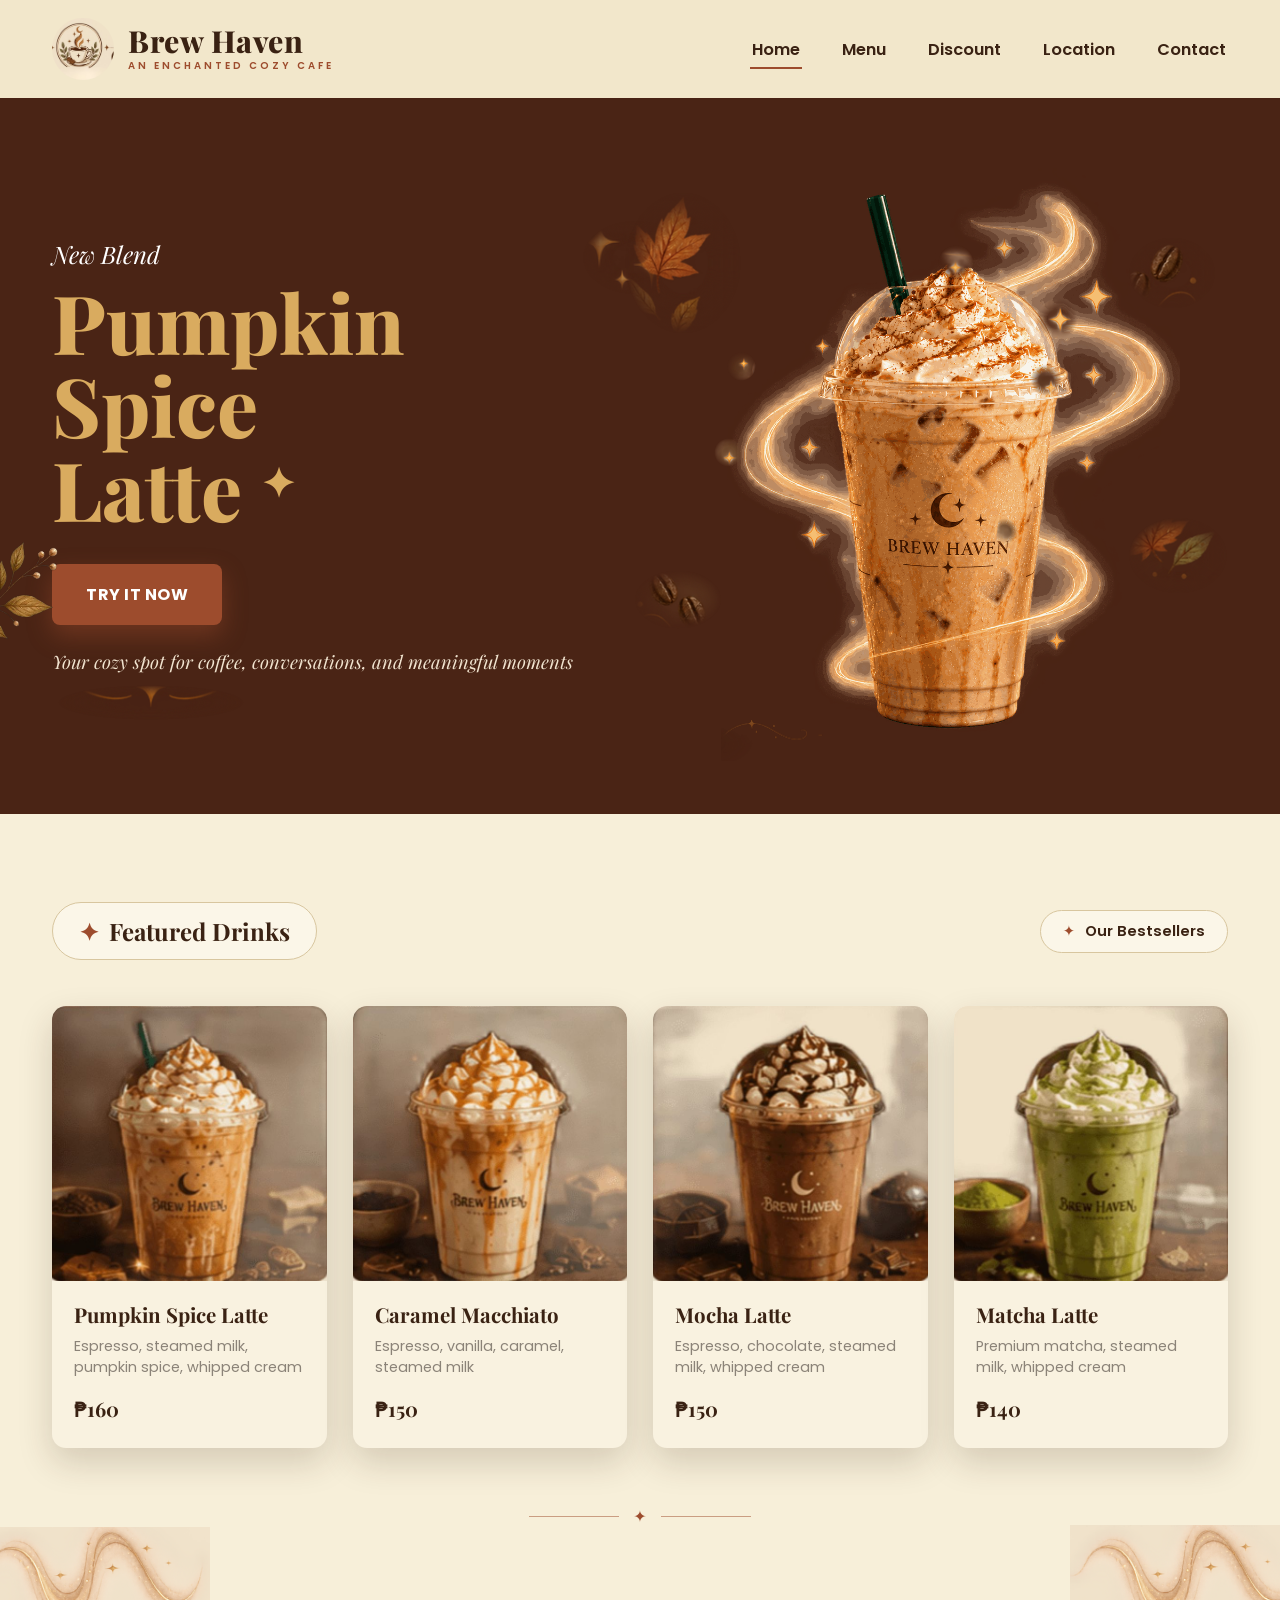
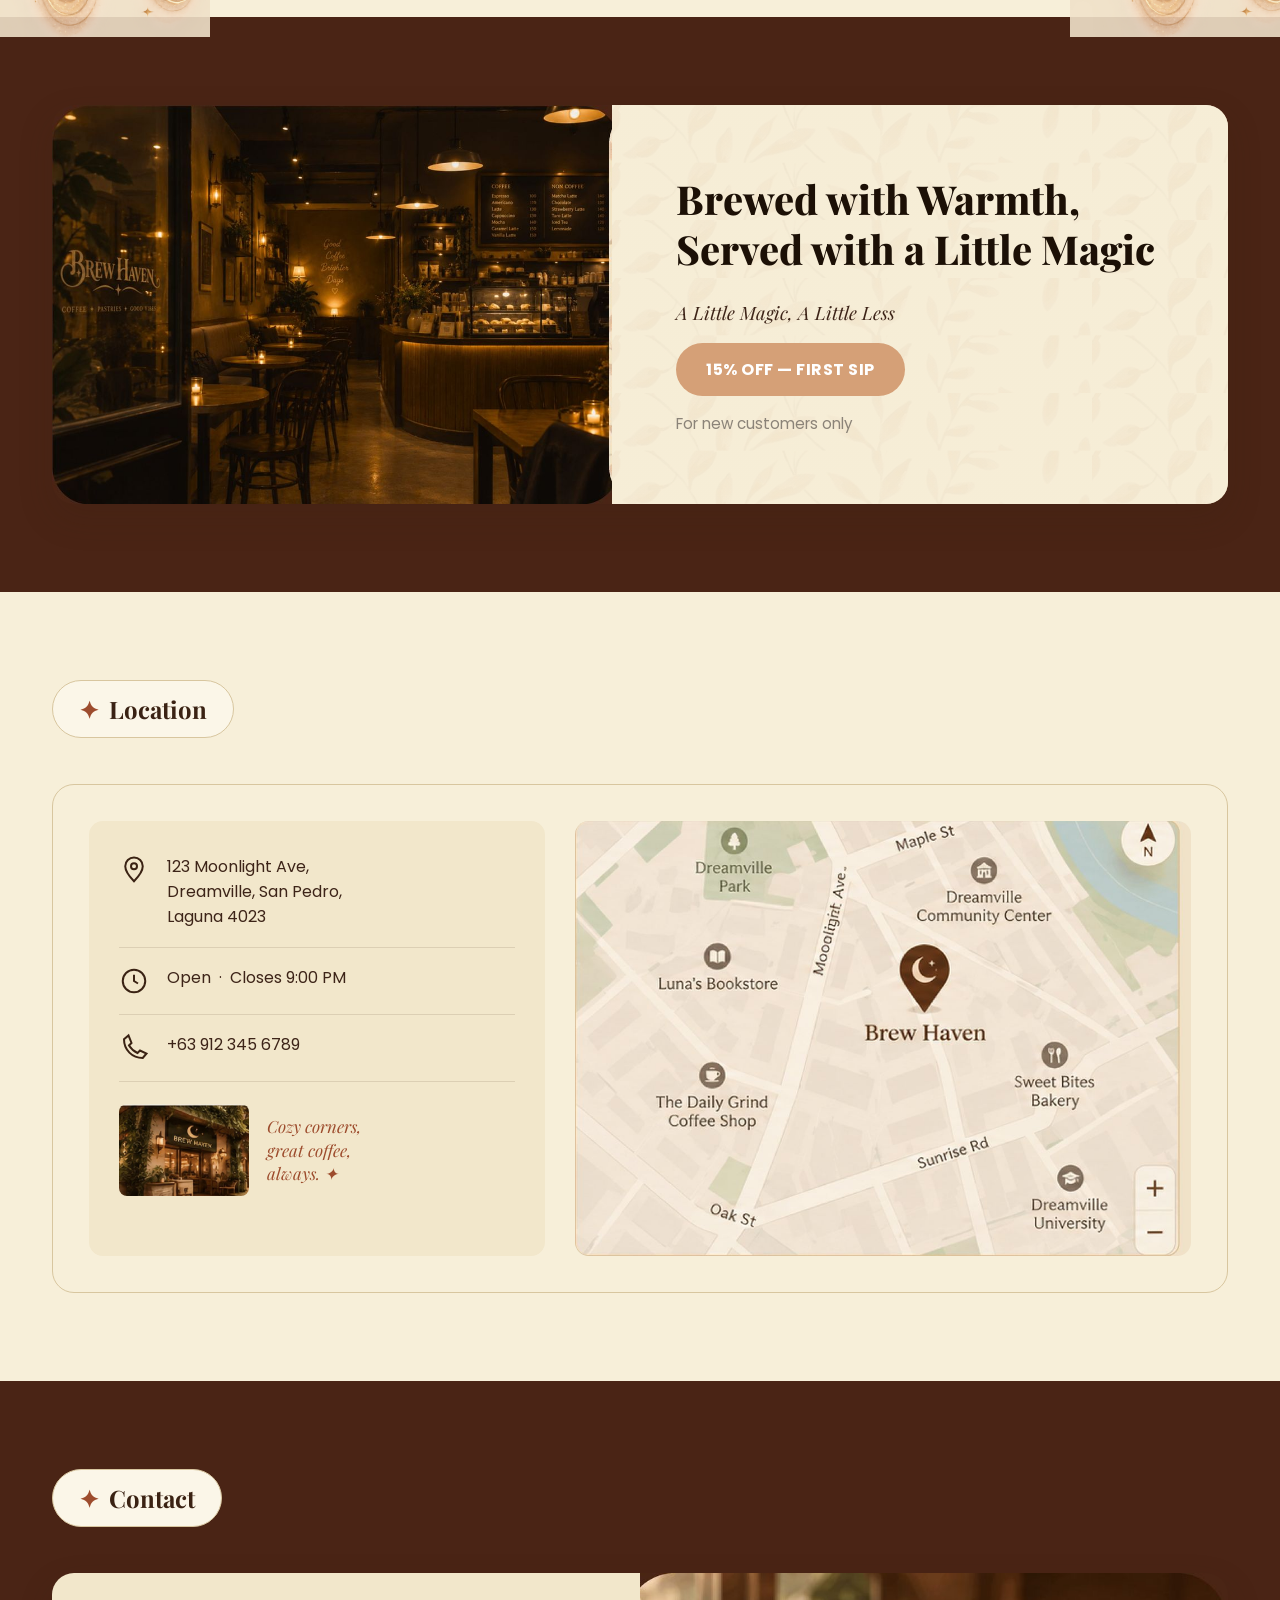
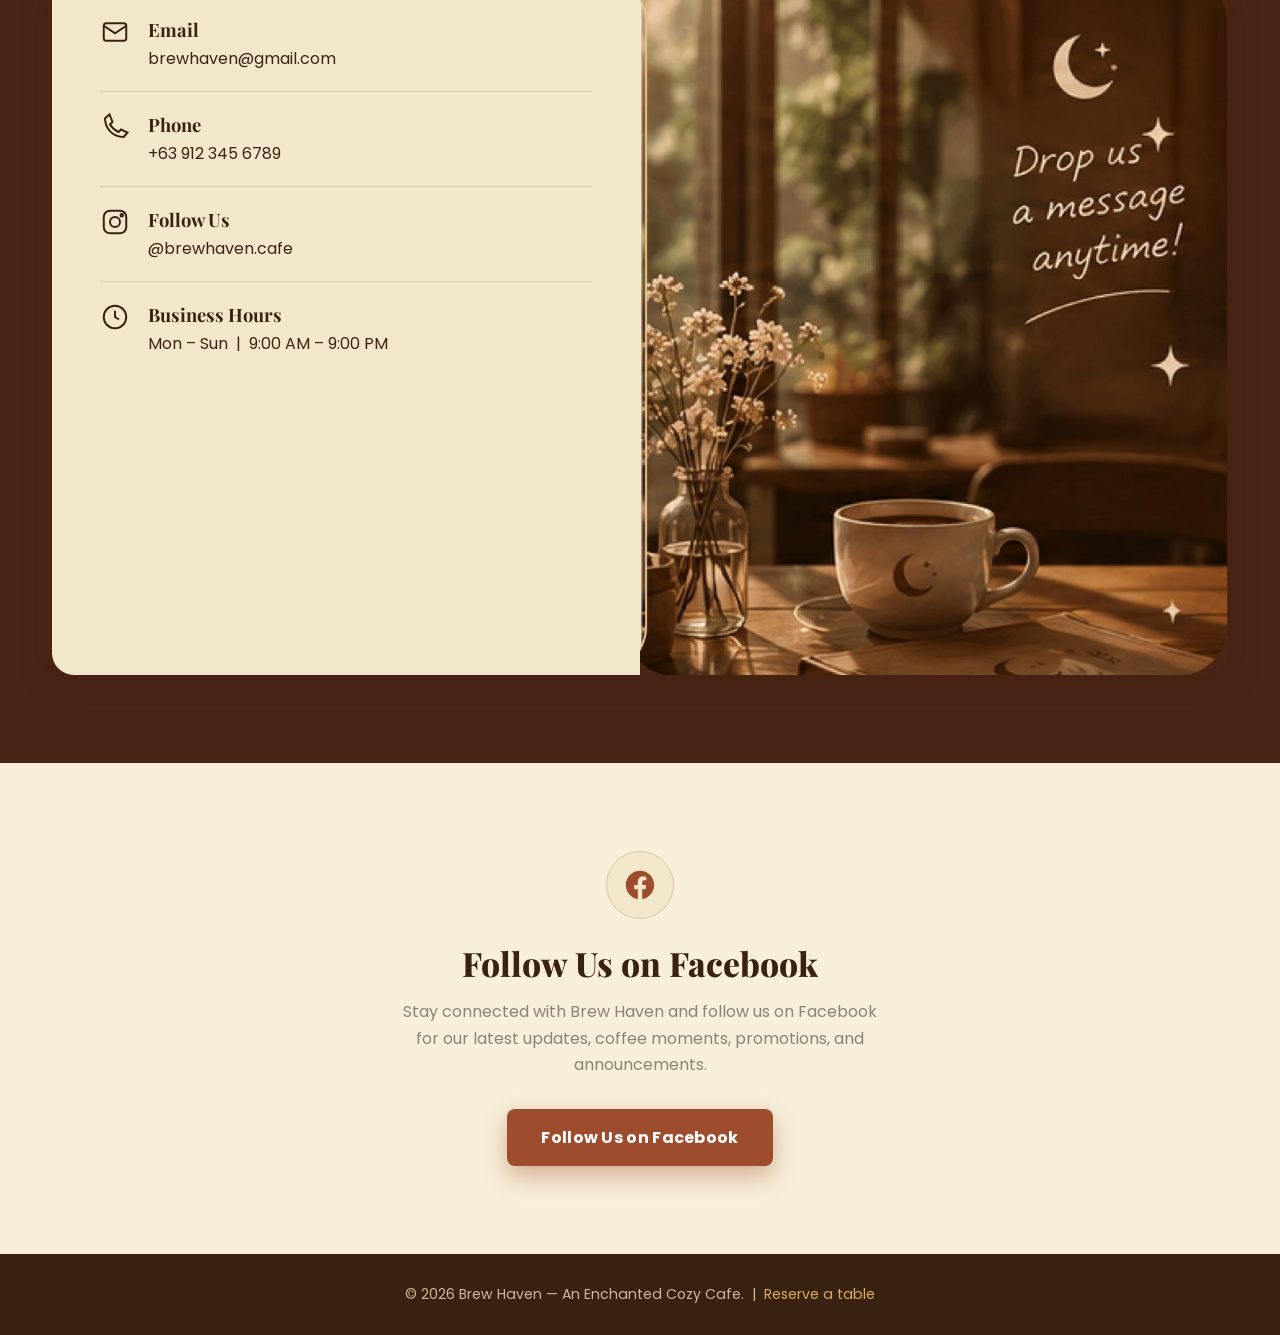
<file: index.html>
<!DOCTYPE html>
<html lang="en">
<head>
<meta charset="UTF-8">
<meta name="viewport" content="width=device-width, initial-scale=1.0">
<title>Brew Haven — An Enchanted Cozy Cafe</title>
<meta name="description" content="Brew Haven — your cozy spot for coffee, conversations, and meaningful moments. New blend: Pumpkin Spice Latte.">
<link rel="icon" href="images/logo_icon.jpg">
<link rel="stylesheet" href="css/style.css">
</head>
<body>

<header class="site-header">
  <div class="container">
    <a href="index.html" class="brand">
      <img src="images/logo_icon.jpg" alt="Brew Haven logo">
      <div>
        <div class="brand-name">Brew Haven</div>
        <div class="brand-tag">AN ENCHANTED COZY CAFE</div>
      </div>
    </a>

    <nav class="main-nav" aria-label="Primary">
      <ul>
        <li><a href="#home" aria-current="page">Home</a></li>
        <li><a href="#menu">Menu</a></li>
        <li><a href="#discount">Discount</a></li>
        <li><a href="#location">Location</a></li>
        <li><a href="#contact">Contact</a></li>
      </ul>
    </nav>

    <button class="nav-toggle" aria-label="Toggle menu" aria-expanded="false">
      <span></span><span></span><span></span>
    </button>
  </div>
</header>

<!-- ============ HOME / HERO ============ -->
<section class="hero" id="home">
  <div class="container hero-inner">
    <div class="hero-copy">
      <p class="hero-eyebrow">New Blend</p>
      <h1 class="hero-title">Pumpkin Spice<br>Latte <span class="sparkle">✦</span></h1>
      <img src="images/deco/sparkle_near_latte.png" alt="" class="deco deco-sparkle-latte" aria-hidden="true">
      <div class="hero-cta-wrap">
        <img src="images/leaf_sprig.png" alt="" class="deco deco-leaf-sprig" aria-hidden="true">
        <a href="reservation.html" class="hero-cta">TRY IT NOW</a>
      </div>
      <p class="hero-sub">Your cozy spot for coffee, conversations, and meaningful moments</p>
      <img src="images/deco/ornament_bottom_left.png" alt="" class="deco deco-ornament-left" aria-hidden="true">
    </div>
    <div class="hero-art">
      <img src="images/deco/leaves_upper_left_of_cup.png" alt="" class="deco deco-leaves-tl" aria-hidden="true">
      <img src="images/deco/beans_upper_right_of_cup.png" alt="" class="deco deco-beans-tr" aria-hidden="true">
      <img src="images/deco/beans_lower_left_of_cup.png" alt="" class="deco deco-beans-bl" aria-hidden="true">
      <img src="images/deco/leaves_lower_right_of_cup.png" alt="" class="deco deco-leaves-br" aria-hidden="true">
      <img src="images/deco/sparkle_1.png" alt="" class="deco deco-sparkle-1" aria-hidden="true">
      <img src="images/deco/sparkle_2.png" alt="" class="deco deco-sparkle-2" aria-hidden="true">
      <img src="images/deco/sparkle_3.png" alt="" class="deco deco-sparkle-3" aria-hidden="true">
      <img src="images/deco/sparkle_4.png" alt="" class="deco deco-sparkle-4" aria-hidden="true">
      <img src="images/deco/sparkle_5.png" alt="" class="deco deco-sparkle-5" aria-hidden="true">
      <img src="images/deco/sparkle_6.png" alt="" class="deco deco-sparkle-6" aria-hidden="true">
      <img src="images/deco/ornament_bottom_right.png" alt="" class="deco deco-ornament-right" aria-hidden="true">
      <img src="images/hero_cup.png" alt="Iced Pumpkin Spice Latte with whipped cream, glowing swirls, sparkles, and Brew Haven branding" class="hero-img">
    </div>
  </div>
</section>

<!-- ============ MENU / FEATURED DRINKS ============ -->
<section class="section section-cream section-decor" id="menu">
  <div class="container">
    <div class="section-head">
      <span class="pill"><span class="spark">✦</span> Featured Drinks</span>
      <span class="pill pill-small"><span class="spark">✦</span> Our Bestsellers</span>
    </div>

    <div class="drink-grid">
      <article class="drink-card">
        <img src="images/product_pumpkin.jpg" alt="Pumpkin Spice Latte in a clear cup with whipped cream and caramel drizzle">
        <div class="drink-info">
          <h3>Pumpkin Spice Latte</h3>
          <p>Espresso, steamed milk, pumpkin spice, whipped cream</p>
          <div class="drink-price">₱160</div>
        </div>
      </article>

      <article class="drink-card">
        <img src="images/product_caramel.jpg" alt="Caramel Macchiato with caramel drizzle on top">
        <div class="drink-info">
          <h3>Caramel Macchiato</h3>
          <p>Espresso, vanilla, caramel, steamed milk</p>
          <div class="drink-price">₱150</div>
        </div>
      </article>

      <article class="drink-card">
        <img src="images/product_mocha.jpg" alt="Mocha Latte topped with whipped cream and chocolate drizzle">
        <div class="drink-info">
          <h3>Mocha Latte</h3>
          <p>Espresso, chocolate, steamed milk, whipped cream</p>
          <div class="drink-price">₱150</div>
        </div>
      </article>

      <article class="drink-card">
        <img src="images/product_matcha.jpg" alt="Matcha Latte topped with whipped cream and matcha powder">
        <div class="drink-info">
          <h3>Matcha Latte</h3>
          <p>Premium matcha, steamed milk, whipped cream</p>
          <div class="drink-price">₱140</div>
        </div>
      </article>
    </div>

    <div class="divider-row">
      <span class="line"></span><span>✦</span><span class="line"></span>
    </div>

    <img src="images/wave_left.png" alt="" class="wave-left" aria-hidden="true">
    <img src="images/wave_right.png" alt="" class="wave-right" aria-hidden="true">
  </div>
</section>

<!-- ============ DISCOUNT / PROMO ============ -->
<section class="section promo" id="discount">
  <div class="container">
    <div class="promo-grid">
      <img src="images/interior_photo.jpg" alt="Cozy Brew Haven cafe interior with warm lighting" class="promo-photo">
      <div class="promo-panel">
        <h2>Brewed with Warmth,<br>Served with a Little Magic</h2>
        <p class="promo-note">A Little Magic, A Little Less</p>
        <span class="promo-badge">15% OFF — FIRST SIP</span>
        <p class="promo-fine">For new customers only</p>
      </div>
    </div>
  </div>
</section>

<!-- ============ LOCATION ============ -->
<section class="section section-cream" id="location">
  <div class="container">
    <div class="section-head">
      <span class="pill"><span class="spark">✦</span> Location</span>
    </div>

    <div class="location-panel">
      <div class="location-grid">
        <div class="info-card">
          <div class="info-row">
            <svg class="icon" viewBox="0 0 24 24" fill="none" stroke="currentColor" stroke-width="1.6"><path d="M12 21s-7-7.2-7-12a7 7 0 1 1 14 0c0 4.8-7 12-7 12Z"/><circle cx="12" cy="9" r="2.4"/></svg>
            <p>123 Moonlight Ave,<br>Dreamville, San Pedro,<br>Laguna 4023</p>
          </div>
          <div class="info-row">
            <svg class="icon" viewBox="0 0 24 24" fill="none" stroke="currentColor" stroke-width="1.6"><circle cx="12" cy="12" r="9"/><path d="M12 7v5l3.2 2"/></svg>
            <p>Open &nbsp;·&nbsp; Closes 9:00 PM</p>
          </div>
          <div class="info-row">
            <svg class="icon" viewBox="0 0 24 24" fill="none" stroke="currentColor" stroke-width="1.6"><path d="M4 5c0 8.5 6.5 15 15 15l3-3.6-5.2-2.4-2 2C11.8 14.6 9.4 12.2 8 10l2-2L7.6 2 4 5Z"/></svg>
            <p>+63 912 345 6789</p>
          </div>
          <div class="info-photo-row">
            <img src="images/storefront_thumb.jpg" alt="Brew Haven storefront entrance at night">
            <p>Cozy corners,<br>great coffee,<br>always. ✦</p>
          </div>
        </div>

        <div class="map-frame">
          <img src="images/map_image.jpg" alt="Map showing Brew Haven located near Moonlight Ave and Sunrise Rd, Dreamville">
        </div>
      </div>
    </div>
  </div>
</section>

<!-- ============ CONTACT ============ -->
<section class="section contact" id="contact">
  <div class="container">
    <div class="section-head">
      <span class="pill"><span class="spark">✦</span> Contact</span>
    </div>

    <div class="contact-grid">
      <div class="contact-card">
        <div class="contact-row">
          <svg class="icon" viewBox="0 0 24 24" fill="none" stroke="currentColor" stroke-width="1.6"><rect x="3" y="5" width="18" height="14" rx="2"/><path d="m3 7 9 6 9-6"/></svg>
          <div>
            <h4>Email</h4>
            <p>brewhaven@gmail.com</p>
          </div>
        </div>
        <div class="contact-row">
          <svg class="icon" viewBox="0 0 24 24" fill="none" stroke="currentColor" stroke-width="1.6"><path d="M4 5c0 8.5 6.5 15 15 15l3-3.6-5.2-2.4-2 2C11.8 14.6 9.4 12.2 8 10l2-2L7.6 2 4 5Z"/></svg>
          <div>
            <h4>Phone</h4>
            <p>+63 912 345 6789</p>
          </div>
        </div>
        <div class="contact-row">
          <svg class="icon" viewBox="0 0 24 24" fill="none" stroke="currentColor" stroke-width="1.6"><rect x="3" y="3" width="18" height="18" rx="5"/><circle cx="12" cy="12" r="4"/><circle cx="17.4" cy="6.6" r="1"/></svg>
          <div>
            <h4>Follow Us</h4>
            <p>@brewhaven.cafe</p>
          </div>
        </div>
        <div class="contact-row">
          <svg class="icon" viewBox="0 0 24 24" fill="none" stroke="currentColor" stroke-width="1.6"><circle cx="12" cy="12" r="9"/><path d="M12 7v5l3.2 2"/></svg>
          <div>
            <h4>Business Hours</h4>
            <p>Mon – Sun &nbsp;|&nbsp; 9:00 AM – 9:00 PM</p>
          </div>
        </div>
      </div>

      <img src="images/contact_photo.jpg" alt="Warm cafe corner with a Brew Haven mug and fresh flowers" class="contact-photo">
    </div>
  </div>
</section>

<!-- ============ FOLLOW US (new, additive section) ============ -->
<section class="section section-cream followus">
  <div class="container followus-inner">
    <div class="followus-icon" aria-hidden="true">
      <svg viewBox="0 0 24 24" width="34" height="34" fill="currentColor"><path d="M22 12.06C22 6.5 17.52 2 12 2S2 6.5 2 12.06c0 5.02 3.66 9.18 8.44 9.94v-7.03H7.9v-2.91h2.54V9.85c0-2.51 1.49-3.9 3.77-3.9 1.09 0 2.24.2 2.24.2v2.46h-1.26c-1.24 0-1.63.77-1.63 1.56v1.89h2.78l-.44 2.91h-2.34V22c4.78-.76 8.44-4.92 8.44-9.94Z"/></svg>
    </div>
    <h2 class="followus-heading">Follow Us on Facebook</h2>
    <p class="followus-text">Stay connected with Brew Haven and follow us on Facebook for our latest updates, coffee moments, promotions, and announcements.</p>
    <a href="https://www.facebook.com/share/p/19LWjGggzc/?mibextid=wwXIfr" target="_blank" rel="noopener noreferrer" class="followus-cta">Follow Us on Facebook</a>
  </div>
</section>

<footer class="site-footer">
  <div class="container">
    &copy; <span id="year"></span> Brew Haven — An Enchanted Cozy Cafe. &nbsp;|&nbsp; <a href="reservation.html">Reserve a table</a>
  </div>
</footer>

<script src="js/nav.js"></script>
<script>document.getElementById('year').textContent = new Date().getFullYear();</script>
</body>
</html>
</file>
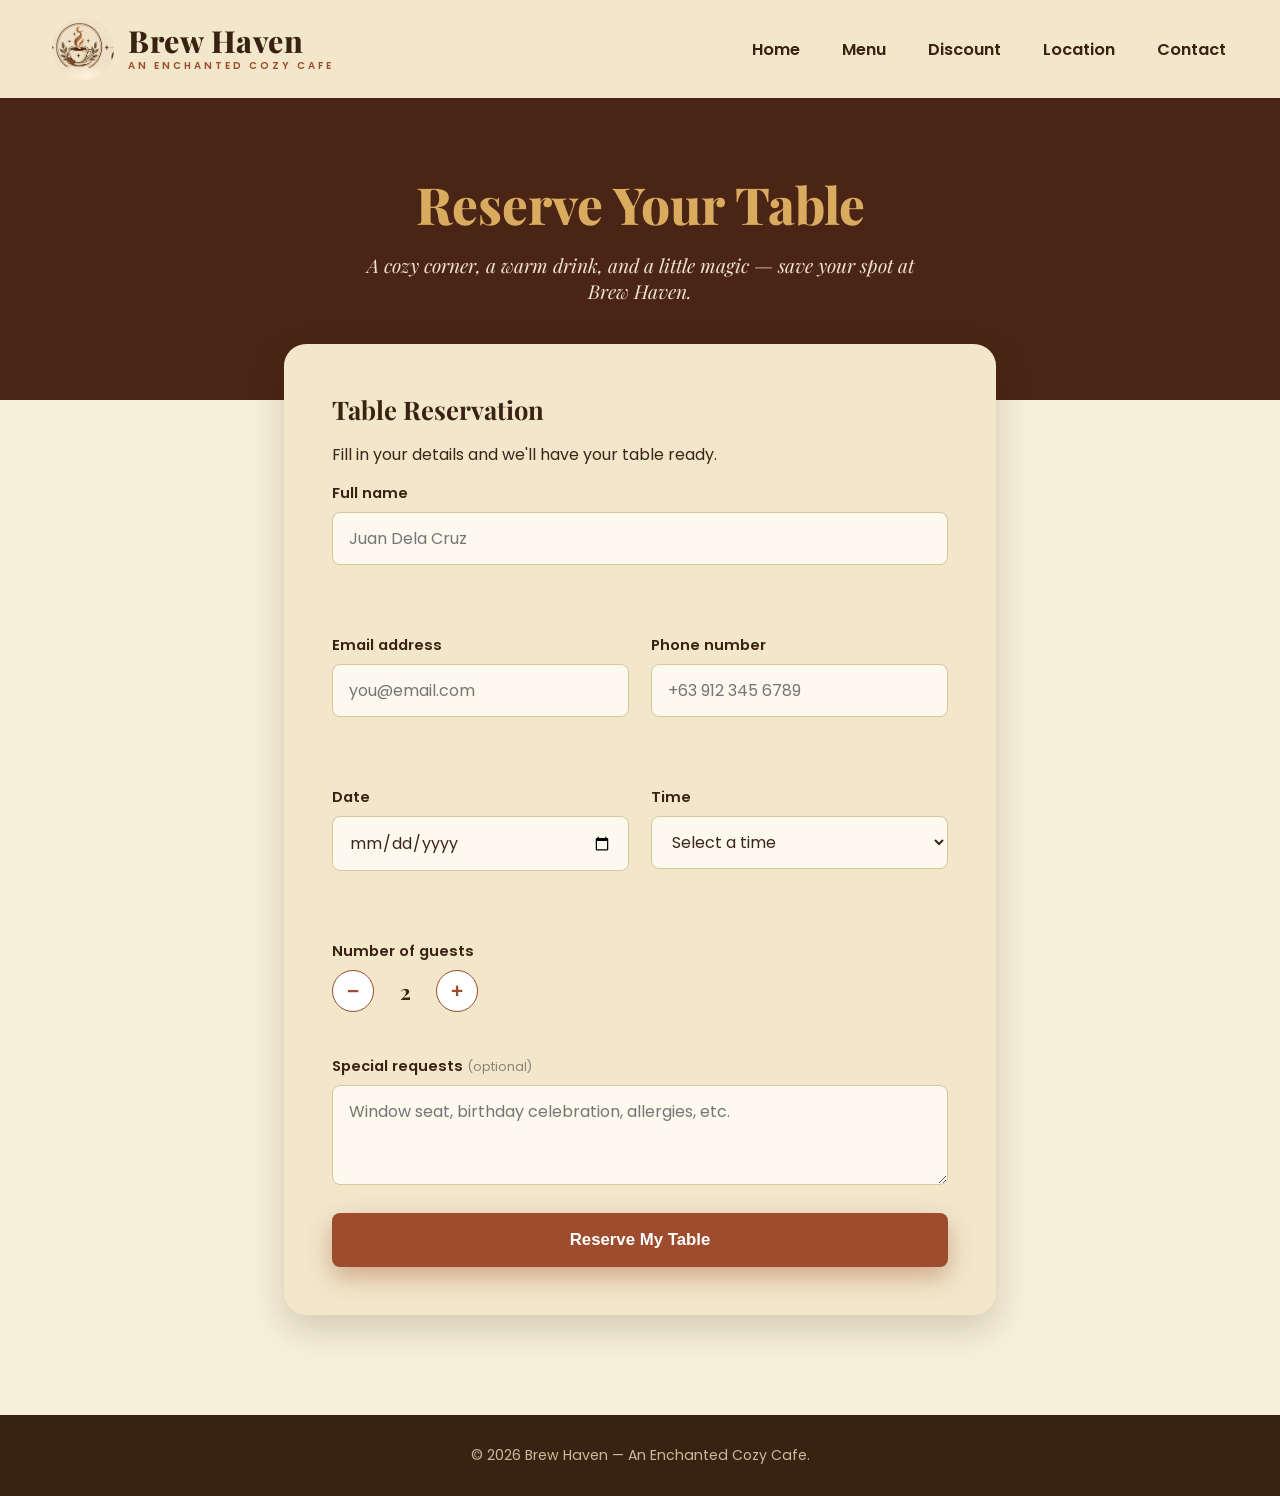
<file: reservation.html>
<!DOCTYPE html>
<html lang="en">
<head>
<meta charset="UTF-8">
<meta name="viewport" content="width=device-width, initial-scale=1.0">
<title>Reserve a Table — Brew Haven</title>
<meta name="description" content="Reserve your table at Brew Haven — an enchanted cozy cafe.">
<link rel="icon" href="images/logo_icon.jpg">
<link rel="stylesheet" href="css/style.css">
</head>
<body>

<header class="site-header">
  <div class="container">
    <a href="index.html" class="brand">
      <img src="images/logo_icon.jpg" alt="Brew Haven logo">
      <div>
        <div class="brand-name">Brew Haven</div>
        <div class="brand-tag">AN ENCHANTED COZY CAFE</div>
      </div>
    </a>

    <nav class="main-nav" aria-label="Primary">
      <ul>
        <li><a href="index.html#home">Home</a></li>
        <li><a href="index.html#menu">Menu</a></li>
        <li><a href="index.html#discount">Discount</a></li>
        <li><a href="index.html#location">Location</a></li>
        <li><a href="index.html#contact">Contact</a></li>
      </ul>
    </nav>

    <button class="nav-toggle" aria-label="Toggle menu" aria-expanded="false">
      <span></span><span></span><span></span>
    </button>
  </div>
</header>

<section class="res-hero">
  <div class="container">
    <h1>Reserve Your Table</h1>
    <p>A cozy corner, a warm drink, and a little magic — save your spot at Brew Haven.</p>
  </div>
</section>

<div class="res-wrap">
  <div class="res-card">

    <!-- ===== Booking form ===== -->
    <div id="bookingView">
      <h2>Table Reservation</h2>
      <p>Fill in your details and we'll have your table ready.</p>

      <form id="reservationForm" novalidate>
        <div class="form-grid">
          <div class="field full">
            <label for="fullName">Full name</label>
            <input type="text" id="fullName" name="fullName" autocomplete="name" placeholder="Juan Dela Cruz" required>
            <div class="error-msg" id="err-fullName"></div>
          </div>

          <div class="field">
            <label for="email">Email address</label>
            <input type="email" id="email" name="email" autocomplete="email" placeholder="you@email.com" required>
            <div class="error-msg" id="err-email"></div>
          </div>

          <div class="field">
            <label for="phone">Phone number</label>
            <input type="tel" id="phone" name="phone" autocomplete="tel" placeholder="+63 912 345 6789" required>
            <div class="error-msg" id="err-phone"></div>
          </div>

          <div class="field">
            <label for="date">Date</label>
            <input type="date" id="date" name="date" required>
            <div class="error-msg" id="err-date"></div>
          </div>

          <div class="field">
            <label for="time">Time</label>
            <select id="time" name="time" required>
              <option value="">Select a time</option>
              <option>9:00 AM</option><option>9:30 AM</option>
              <option>10:00 AM</option><option>10:30 AM</option>
              <option>11:00 AM</option><option>11:30 AM</option>
              <option>12:00 PM</option><option>12:30 PM</option>
              <option>1:00 PM</option><option>1:30 PM</option>
              <option>2:00 PM</option><option>2:30 PM</option>
              <option>3:00 PM</option><option>3:30 PM</option>
              <option>4:00 PM</option><option>4:30 PM</option>
              <option>5:00 PM</option><option>5:30 PM</option>
              <option>6:00 PM</option><option>6:30 PM</option>
              <option>7:00 PM</option><option>7:30 PM</option>
              <option>8:00 PM</option><option>8:30 PM</option>
            </select>
            <div class="error-msg" id="err-time"></div>
          </div>

          <div class="field full">
            <label>Number of guests</label>
            <div class="party-stepper">
              <button type="button" id="guestMinus" aria-label="Decrease guests">−</button>
              <span id="guestCount">2</span>
              <button type="button" id="guestPlus" aria-label="Increase guests">+</button>
            </div>
            <input type="hidden" id="guests" name="guests" value="2">
          </div>

          <div class="field full">
            <label for="requests">Special requests <span class="hint">(optional)</span></label>
            <textarea id="requests" name="requests" placeholder="Window seat, birthday celebration, allergies, etc."></textarea>
          </div>
        </div>

        <button type="submit" class="submit-btn">Reserve My Table</button>
        <div class="form-status" id="formStatus" role="alert"></div>
      </form>
    </div>

    <!-- ===== Confirmation ===== -->
    <div id="confirmView" class="res-confirm" style="display:none;">
      <div class="icon-big">✦</div>
      <h2>Reservation Confirmed!</h2>
      <p>Your table has been successfully reserved. We can't wait to welcome you.</p>

      <div class="info-card" style="text-align:left; margin-top:24px;">
        <div class="info-row"><p><strong>Name:</strong> <span id="cName"></span></p></div>
        <div class="info-row"><p><strong>Date:</strong> <span id="cDate"></span></p></div>
        <div class="info-row"><p><strong>Time:</strong> <span id="cTime"></span></p></div>
        <div class="info-row"><p><strong>Guests:</strong> <span id="cGuests"></span></p></div>
        <div class="info-row" style="border-bottom:none;"><p><strong>Confirmation #:</strong> <span id="cCode"></span></p></div>
      </div>

      <p class="res-note">A confirmation email will be sent to the address you provided. Need to make changes? Call us at +63 912 345 6789.</p>

      <a href="index.html" class="hero-cta" style="margin-top:26px; display:inline-block;">Back to Home</a>
    </div>

  </div>
</div>

<footer class="site-footer">
  <div class="container">
    &copy; <span id="year"></span> Brew Haven — An Enchanted Cozy Cafe.
  </div>
</footer>

<script src="js/nav.js"></script>
<script src="js/reservation.js"></script>
<script>document.getElementById('year').textContent = new Date().getFullYear();</script>
</body>
</html>
</file>
<file: css/style.css>
/* =========================================================
   Brew Haven — shared stylesheet
   Palette pulled from the original design:
   cream #F0E5C9 / dark brown #3A2213 / deep hero brown #4A2415
   gold accent #D6A75C / terracotta #9D4C2D / promo tan #D5A077
   ========================================================= */

@import url('https://fonts.googleapis.com/css2?family=Playfair+Display:ital,wght@0,500;0,600;0,700;0,800;0,900;1,500;1,600&family=Poppins:wght@400;500;600;700&display=swap');

:root{
  --cream: #f2e7cb;
  --cream-light: #f7efd9;
  --brown-dark: #3a2213;
  --brown-hero: #4a2415;
  --brown-text: #3d2418;
  --gold: #d9ab5f;
  --terracotta: #9d4c2d;
  --terracotta-light: #c17a4f;
  --promo-tan: #d5a077;
  --gray-text: #8b8378;
  --cream-border: #d8c69f;
  --radius-lg: 22px;
  --radius-md: 14px;
  --radius-sm: 8px;
  --shadow-soft: 0 14px 34px rgba(58, 34, 19, 0.18);
  --font-display: 'Playfair Display', Georgia, serif;
  --font-body: 'Poppins', system-ui, sans-serif;
}

*, *::before, *::after{ box-sizing: border-box; }

html{ scroll-behavior: smooth; }

body{
  margin: 0;
  font-family: var(--font-body);
  color: var(--brown-text);
  background: var(--cream-light);
  -webkit-font-smoothing: antialiased;
}

img{ max-width: 100%; display: block; }

a{ color: inherit; text-decoration: none; }

.container{
  max-width: 1240px;
  margin: 0 auto;
  padding: 0 32px;
}

/* focus visibility */
a:focus-visible, button:focus-visible, input:focus-visible, textarea:focus-visible, select:focus-visible{
  outline: 2px solid var(--terracotta);
  outline-offset: 3px;
}

@media (prefers-reduced-motion: reduce){
  *{ animation-duration: 0.001ms !important; transition-duration: 0.001ms !important; }
}

/* ---------- Header / Nav ---------- */
.site-header{
  background: var(--cream);
  padding: 18px 0;
  position: sticky;
  top: 0;
  z-index: 100;
  box-shadow: 0 2px 0 rgba(58,34,19,0.05);
}
.site-header .container{
  display: flex;
  align-items: center;
  justify-content: space-between;
  gap: 24px;
}
.brand{
  display: flex;
  align-items: center;
  gap: 14px;
}
.brand img{
  width: 62px;
  height: 62px;
  border-radius: 50%;
  object-fit: cover;
}
.brand-name{
  font-family: var(--font-display);
  font-weight: 800;
  font-size: 1.9rem;
  color: var(--brown-dark);
  line-height: 1.05;
  letter-spacing: 0.5px;
}
.brand-tag{
  font-size: 0.62rem;
  letter-spacing: 3px;
  color: var(--terracotta);
  font-weight: 600;
  margin-top: 2px;
}
.main-nav ul{
  list-style: none;
  display: flex;
  gap: 38px;
  margin: 0;
  padding: 0;
}
.main-nav a{
  font-weight: 600;
  font-size: 1.02rem;
  color: var(--brown-dark);
  position: relative;
  padding: 4px 2px;
}
.main-nav a::after{
  content: '';
  position: absolute;
  left: 0; right: 0; bottom: -4px;
  height: 2px;
  background: var(--terracotta);
  transform: scaleX(0);
  transform-origin: left;
  transition: transform 0.25s ease;
}
.main-nav a:hover::after,
.main-nav a[aria-current="page"]::after{ transform: scaleX(1); }
.nav-toggle{
  display: none;
  background: none;
  border: none;
  cursor: pointer;
  padding: 6px;
}
.nav-toggle span{
  display: block;
  width: 26px;
  height: 2px;
  background: var(--brown-dark);
  margin: 6px 0;
  transition: transform 0.25s ease, opacity 0.25s ease;
}

/* ---------- Hero ---------- */
.hero{
  background: var(--brown-hero);
  color: var(--cream);
}
.hero-inner{
  display: grid;
  grid-template-columns: 1fr 1fr;
  align-items: center;
  gap: 24px;
  padding-top: 70px;
  padding-bottom: 70px;
  min-height: 640px;
}
.hero-copy{
  max-width: 560px;
  position: relative;
}
.hero-eyebrow{
  font-family: var(--font-display);
  font-style: italic;
  font-size: 1.5rem;
  color: #fff;
  margin: 0 0 10px;
}
.hero-title{
  font-family: var(--font-display);
  font-weight: 800;
  font-size: 5.1rem;
  line-height: 1.02;
  color: var(--gold);
  margin: 0 0 34px;
}
.hero-title .sparkle{
  font-size: 0.5em;
  vertical-align: 0.6em;
  color: var(--gold);
}
.hero-cta{
  display: inline-block;
  background: var(--terracotta);
  color: #fff;
  font-weight: 700;
  font-size: 1rem;
  letter-spacing: 0.5px;
  padding: 18px 34px;
  border-radius: var(--radius-sm);
  box-shadow: 0 10px 24px rgba(157, 76, 45, 0.45);
  transition: transform 0.2s ease, box-shadow 0.2s ease;
  border: none;
  cursor: pointer;
}
.hero-cta:hover{
  transform: translateY(-2px);
  box-shadow: 0 14px 30px rgba(157, 76, 45, 0.55);
}
.hero-sub{
  font-family: var(--font-display);
  font-style: italic;
  font-size: 1.15rem;
  color: #f0e3cf;
  margin: 24px 0 0;
}
.hero-art{
  display: flex;
  justify-content: center;
  align-items: center;
  position: relative;
}
.hero-img{
  width: 100%;
  max-width: 480px;
  height: auto;
  position: relative;
  z-index: 3;
}

/* ---------- Hero decorations (additive only — does not affect layout) ---------- */
.hero-cta-wrap{
  position: relative;
  display: inline-block;
}
.deco{
  position: absolute;
  pointer-events: none;
  user-select: none;
}
.deco-leaf-sprig{
  width: 150px;
  height: auto;
  right: calc(100% - 6px);
  bottom: -14px;
  z-index: 0;
  opacity: 0.96;
}
.deco-sparkle-latte{
  width: 108px;
  height: auto;
  left: calc(100% - 30px);
  top: -18px;
  z-index: 2;
}
.deco-ornament-left{
  width: 190px;
  height: auto;
  left: 4px;
  bottom: -46px;
  z-index: 0;
  opacity: 0.9;
}

.deco-leaves-tl{
  width: 118px;
  height: auto;
  left: -28px;
  top: 4%;
  z-index: 2;
}
.deco-beans-tr{
  width: 88px;
  height: auto;
  right: 2%;
  top: 12%;
  z-index: 2;
}
.deco-beans-bl{
  width: 88px;
  height: auto;
  left: -18px;
  bottom: 20%;
  z-index: 2;
}
.deco-leaves-br{
  width: 100px;
  height: auto;
  right: 0%;
  bottom: 26%;
  z-index: 2;
}
.deco-sparkle-1{ width: 36px; left: 49.6%; top: 13.4%; z-index: 4; }
.deco-sparkle-2{ width: 42px; left: 66.7%; top: 22.6%; z-index: 4; }
.deco-sparkle-3{ width: 32px; left: 65.6%; top: 34.0%; z-index: 4; }
.deco-sparkle-4{ width: 29px; left: 13.0%; top: 31.9%; z-index: 4; }
.deco-sparkle-5{ width: 29px; left: 10.8%; top: 46.8%; z-index: 4; }
.deco-sparkle-6{ width: 27px; left: 58.8%; top: 60.7%; z-index: 4; }
.deco-ornament-right{
  width: 170px;
  height: auto;
  left: 12%;
  bottom: -3%;
  z-index: 1;
  opacity: 0.9;
}

@media (max-width: 980px){
  .deco{ display: none; }
}

/* ---------- Featured Drinks ---------- */
.section{
  padding: 88px 0;
}
.section-cream{ background: var(--cream-light); }
.section-head{
  display: flex;
  align-items: center;
  justify-content: space-between;
  margin-bottom: 46px;
  flex-wrap: wrap;
  gap: 16px;
}
.pill{
  display: inline-flex;
  align-items: center;
  gap: 10px;
  background: #fbf6e8;
  border: 1px solid var(--cream-border);
  border-radius: 999px;
  padding: 12px 26px;
  font-family: var(--font-display);
  font-weight: 700;
  font-size: 1.5rem;
  color: var(--brown-dark);
}
.pill-small{
  font-family: var(--font-body);
  font-weight: 600;
  font-size: 0.92rem;
  padding: 10px 22px;
}
.pill .spark{ color: var(--terracotta); }

.drink-grid{
  display: grid;
  grid-template-columns: repeat(4, 1fr);
  gap: 26px;
}
.drink-card{
  background: #f9f2e0;
  border-radius: var(--radius-md);
  overflow: hidden;
  box-shadow: var(--shadow-soft);
  transition: transform 0.25s ease;
}
.drink-card:hover{ transform: translateY(-6px); }
.drink-card img{
  width: 100%;
  aspect-ratio: 1/1;
  object-fit: cover;
}
.drink-info{
  padding: 20px 22px 26px;
}
.drink-info h3{
  font-family: var(--font-display);
  font-size: 1.28rem;
  margin: 0 0 8px;
  color: var(--brown-dark);
}
.drink-info p{
  font-size: 0.9rem;
  color: var(--gray-text);
  line-height: 1.5;
  margin: 0 0 16px;
  min-height: 42px;
}
.drink-price{
  font-family: var(--font-display);
  font-weight: 700;
  font-size: 1.25rem;
  color: var(--brown-dark);
}

.section-decor{
  position: relative;
}
.wave-left, .wave-right{
  position: absolute;
  bottom: -20px;
  width: 230px;
  opacity: 0.9;
  pointer-events: none;
}
.wave-left{ left: -20px; }
.wave-right{ right: -20px; }
.divider-row{
  display: flex;
  align-items: center;
  justify-content: center;
  gap: 14px;
  margin-top: 56px;
  color: var(--terracotta);
}
.divider-row .line{
  width: 90px;
  height: 1px;
  background: var(--terracotta);
  opacity: 0.5;
}

/* ---------- Promo section ---------- */
.promo{
  background: var(--brown-hero);
}
.promo-grid{
  display: grid;
  grid-template-columns: 1fr 1.1fr;
  gap: 0;
  border-radius: var(--radius-lg);
  overflow: hidden;
  box-shadow: var(--shadow-soft);
}
.promo-photo{
  height: 100%;
  min-height: 380px;
  object-fit: cover;
  width: 100%;
}
.promo-panel{
  background-image: linear-gradient(rgba(247,239,217,0.86), rgba(247,239,217,0.86)), url('../images/leaf_pattern.jpg');
  background-size: 480px auto;
  background-repeat: repeat;
  padding: 60px 64px;
  display: flex;
  flex-direction: column;
  justify-content: center;
}
.promo-panel h2{
  font-family: var(--font-display);
  font-weight: 800;
  font-size: 2.5rem;
  line-height: 1.25;
  color: #1c1006;
  margin: 0 0 26px;
}
.promo-panel .promo-note{
  font-family: var(--font-display);
  font-style: italic;
  font-size: 1.15rem;
  color: var(--brown-text);
  margin: 0 0 18px;
}
.promo-badge{
  display: inline-block;
  background: var(--promo-tan);
  color: #fff;
  font-weight: 700;
  letter-spacing: 0.5px;
  padding: 14px 30px;
  border-radius: 999px;
  margin-bottom: 16px;
  width: fit-content;
}
.promo-fine{
  font-size: 0.95rem;
  color: var(--gray-text);
  margin: 0;
}

/* ---------- Location ---------- */
.location-panel{
  border: 1.5px solid var(--cream-border);
  border-radius: var(--radius-lg);
  padding: 36px;
}
.location-grid{
  display: grid;
  grid-template-columns: 0.85fr 1.15fr;
  gap: 30px;
}
.info-card{
  background: var(--cream);
  border-radius: var(--radius-md);
  padding: 34px 30px;
}
.info-row{
  display: flex;
  gap: 18px;
  padding: 18px 0;
  border-bottom: 1px solid rgba(58,34,19,0.12);
  align-items: flex-start;
}
.info-row:first-child{ padding-top: 0; }
.info-row .icon{
  width: 30px;
  height: 30px;
  flex-shrink: 0;
  color: var(--brown-dark);
}
.info-row p{ margin: 0; line-height: 1.55; }
.info-photo-row{
  display: flex;
  gap: 18px;
  align-items: center;
  padding-top: 22px;
  border: none;
}
.info-photo-row img{
  width: 130px;
  height: 92px;
  object-fit: cover;
  border-radius: var(--radius-sm);
}
.info-photo-row p{
  font-family: var(--font-display);
  font-style: italic;
  font-size: 1.05rem;
  color: var(--terracotta);
  margin: 0;
  line-height: 1.4;
}
.map-frame{
  border-radius: var(--radius-md);
  overflow: hidden;
}
.map-frame img{ width: 100%; height: 100%; object-fit: cover; }

/* ---------- Contact ---------- */
.contact{
  background: var(--brown-hero);
  color: var(--cream);
}
.contact-grid{
  display: grid;
  grid-template-columns: 1fr 1fr;
  border-radius: var(--radius-lg);
  overflow: hidden;
  box-shadow: var(--shadow-soft);
}
.contact-card{
  background: var(--cream);
  padding: 44px 48px;
}
.contact-row{
  display: flex;
  gap: 18px;
  padding: 20px 0;
  border-bottom: 1px solid rgba(58,34,19,0.14);
  align-items: flex-start;
}
.contact-row:first-child{ padding-top: 0; }
.contact-row:last-child{ border-bottom: none; }
.contact-row .icon{
  width: 30px;
  height: 30px;
  color: var(--brown-dark);
  flex-shrink: 0;
}
.contact-row h4{
  font-family: var(--font-display);
  font-size: 1.15rem;
  margin: 0 0 4px;
  color: var(--brown-dark);
}
.contact-row p{
  margin: 0;
  color: var(--brown-text);
}
.contact-photo{
  width: 100%;
  height: 100%;
  object-fit: cover;
  min-height: 420px;
}

/* ---------- Footer ---------- */
.site-footer{
  background: var(--brown-dark);
  color: #cbb99a;
  padding: 30px 0;
  text-align: center;
  font-size: 0.88rem;
}
.site-footer a{ color: var(--gold); }

/* ---------- Reservation page ---------- */
.res-hero{
  background: var(--brown-hero);
  color: var(--cream);
  padding: 72px 0 96px;
  text-align: center;
}
.res-hero h1{
  font-family: var(--font-display);
  font-weight: 800;
  font-size: 3.2rem;
  color: var(--gold);
  margin: 0 0 14px;
}
.res-hero p{
  font-family: var(--font-display);
  font-style: italic;
  font-size: 1.2rem;
  color: #f0e3cf;
  max-width: 560px;
  margin: 0 auto;
}
.res-wrap{
  max-width: 760px;
  margin: -56px auto 0;
  padding: 0 24px 100px;
}
.res-card{
  background: var(--cream);
  border-radius: var(--radius-lg);
  box-shadow: var(--shadow-soft);
  padding: 48px;
}
.res-card h2{
  font-family: var(--font-display);
  font-size: 1.6rem;
  margin: 0 0 6px;
  color: var(--brown-dark);
}
.res-card > p{
  color: var(--gray-text);
  margin: 0 0 32px;
}
.form-grid{
  display: grid;
  grid-template-columns: 1fr 1fr;
  gap: 22px;
}
.field{
  display: flex;
  flex-direction: column;
  gap: 8px;
  margin-bottom: 22px;
}
.field.full{ grid-column: 1 / -1; }
.field label{
  font-weight: 600;
  font-size: 0.92rem;
  color: var(--brown-dark);
}
.field .hint{
  font-size: 0.8rem;
  color: var(--gray-text);
  font-weight: 400;
}
input, select, textarea{
  font-family: var(--font-body);
  font-size: 1rem;
  padding: 13px 16px;
  border: 1.5px solid var(--cream-border);
  border-radius: var(--radius-sm);
  background: #fdf9ef;
  color: var(--brown-text);
  width: 100%;
}
input:focus, select:focus, textarea:focus{
  border-color: var(--terracotta);
}
textarea{ resize: vertical; min-height: 100px; }
.party-stepper{
  display: flex;
  align-items: center;
  gap: 16px;
}
.party-stepper button{
  width: 42px;
  height: 42px;
  border-radius: 50%;
  border: 1.5px solid var(--terracotta);
  background: #fff;
  color: var(--terracotta);
  font-size: 1.3rem;
  font-weight: 700;
  cursor: pointer;
  line-height: 1;
}
.party-stepper button:hover{ background: var(--terracotta); color: #fff; }
.party-stepper span{
  font-family: var(--font-display);
  font-weight: 700;
  font-size: 1.3rem;
  min-width: 30px;
  text-align: center;
}
.submit-btn{
  width: 100%;
  background: var(--terracotta);
  color: #fff;
  border: none;
  padding: 17px;
  font-weight: 700;
  font-size: 1.05rem;
  border-radius: var(--radius-sm);
  cursor: pointer;
  margin-top: 6px;
  box-shadow: 0 10px 24px rgba(157, 76, 45, 0.4);
  transition: transform 0.2s ease, box-shadow 0.2s ease;
}
.submit-btn:hover{ transform: translateY(-2px); box-shadow: 0 14px 30px rgba(157,76,45,0.5); }
.submit-btn:disabled{ opacity: 0.65; cursor: not-allowed; transform: none; }
.error-msg{
  color: #b3261e;
  font-size: 0.82rem;
  min-height: 18px;
}
.form-status{
  margin-top: 18px;
  padding: 14px 18px;
  border-radius: var(--radius-sm);
  font-size: 0.95rem;
  display: none;
}
.form-status.success{
  display: block;
  background: #e7f2e4;
  color: #2f5a2c;
  border: 1px solid #bfe0ba;
}
.form-status.error{
  display: block;
  background: #fbe9e7;
  color: #9c2b1f;
  border: 1px solid #f2c1ba;
}
.res-confirm{
  text-align: center;
  padding: 20px 0 0;
}
.res-confirm .icon-big{
  font-size: 2.6rem;
  margin-bottom: 12px;
}
.res-note{
  background: #fbf6e8;
  border: 1px dashed var(--cream-border);
  border-radius: var(--radius-sm);
  padding: 16px 20px;
  font-size: 0.88rem;
  color: var(--gray-text);
  margin-top: 26px;
}

/* ---------- Responsive ---------- */
@media (max-width: 980px){
  .hero-inner{ grid-template-columns: 1fr; text-align: center; padding-top: 40px; min-height: auto; }
  .hero-copy{ max-width: 100%; margin: 0 auto; }
  .hero-title{ font-size: 3.6rem; }
  .hero-art{ order: -1; max-width: 320px; margin: 0 auto; }
  .drink-grid{ grid-template-columns: repeat(2, 1fr); }
  .promo-grid, .location-grid, .contact-grid{ grid-template-columns: 1fr; }
  .promo-photo{ min-height: 260px; }
  .form-grid{ grid-template-columns: 1fr; }
  .main-nav{ display: none; }
  .nav-toggle{ display: block; }
}

@media (max-width: 560px){
  .container{ padding: 0 20px; }
  .hero-title{ font-size: 2.6rem; }
  .drink-grid{ grid-template-columns: 1fr; }
  .section{ padding: 60px 0; }
  .contact-card, .res-card{ padding: 30px 24px; }
  .location-panel{ padding: 22px; }
  .promo-panel{ padding: 40px 28px; }
}

/* =========================================================
   Follow Us section — additive only, does not modify any
   existing rule above. Reuses existing design tokens
   (--cream, --brown-dark, --terracotta, --font-display,
   --font-body, --radius-*, --shadow-soft) so it matches the
   current Brew Haven aesthetic.
   ========================================================= */
.followus{
  text-align: center;
}
.followus-inner{
  max-width: 640px;
  margin: 0 auto;
  display: flex;
  flex-direction: column;
  align-items: center;
}
.followus-icon{
  width: 68px;
  height: 68px;
  border-radius: 50%;
  background: var(--cream);
  border: 1.5px solid var(--cream-border);
  color: var(--terracotta);
  display: flex;
  align-items: center;
  justify-content: center;
  margin-bottom: 22px;
}
.followus-heading{
  font-family: var(--font-display);
  font-weight: 800;
  font-size: 2.1rem;
  color: var(--brown-dark);
  margin: 0 0 14px;
}
.followus-text{
  color: var(--gray-text);
  font-size: 1rem;
  line-height: 1.65;
  margin: 0 0 30px;
  max-width: 480px;
}
.followus-cta{
  display: inline-block;
  background: var(--terracotta);
  color: #fff;
  font-family: var(--font-body);
  font-weight: 700;
  font-size: 1rem;
  letter-spacing: 0.3px;
  padding: 16px 34px;
  border-radius: var(--radius-sm);
  box-shadow: 0 10px 24px rgba(157, 76, 45, 0.4);
  transition: transform 0.2s ease, box-shadow 0.2s ease;
}
.followus-cta:hover{
  transform: translateY(-2px);
  box-shadow: 0 14px 30px rgba(157, 76, 45, 0.5);
}

@media (max-width: 560px){
  .followus-heading{ font-size: 1.7rem; }
  .followus-text{ font-size: 0.95rem; }
}
</file>
